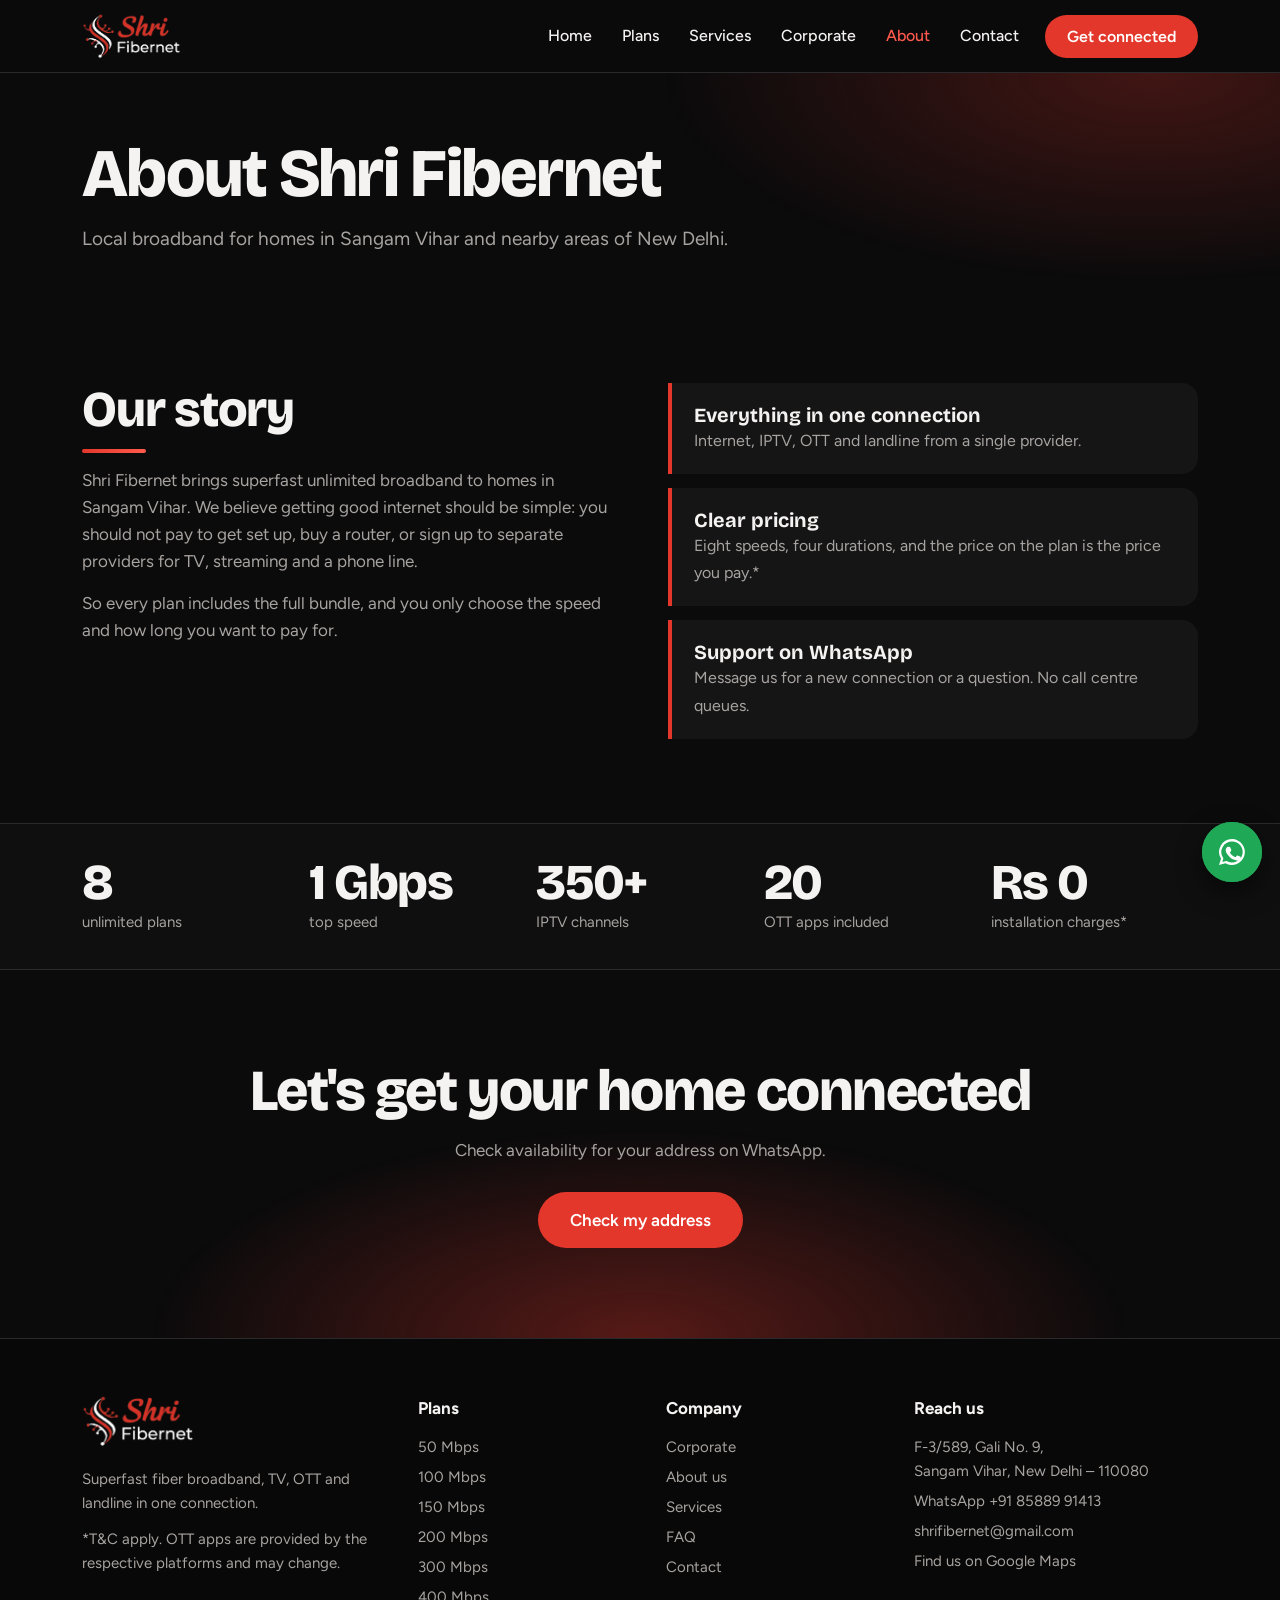
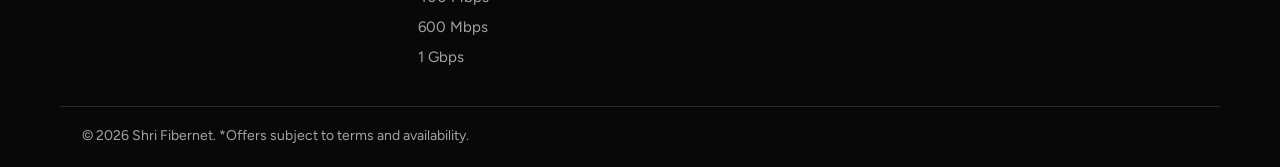
<file: about.html>
<!DOCTYPE html><html lang="en"><head><meta charset="utf-8"><meta name="viewport" content="width=device-width, initial-scale=1">
<title>About Us – Shri Fibernet, Sangam Vihar Broadband Provider</title><meta name="description" content="Superfast unlimited fiber broadband from 50 Mbps to 1 Gbps in Sangam Vihar, New Delhi, with free installation, router, 20 OTT apps*, 350 IPTV channels and a free landline."><link rel="icon" href="logo.png">
<link rel="preconnect" href="https://fonts.googleapis.com"><link rel="preconnect" href="https://fonts.gstatic.com" crossorigin>
<link href="https://fonts.googleapis.com/css2?family=Bricolage+Grotesque:opsz,wght@12..96,500;12..96,700;12..96,800&family=Figtree:wght@400;500;600&display=swap" rel="stylesheet">
<link rel="stylesheet" href="style.css"><script>document.documentElement.className="js"</script></head><body><div id="prog"></div>
<header><div class="wrap nav"><a class="logo" href="index.html" aria-label="Shri Fibernet home"><img src="logo.png" alt="Shri Fibernet"></a>
<button class="menu" id="menuBtn" aria-label="Open menu" aria-expanded="false"><span></span></button>
<nav id="menu"><a href="index.html">Home</a>
<div class="dd"><a href="plans.html">Plans</a><div class="sub"><a href="plans.html">All plans</a><a href="plans/50-mbps.html">50 Mbps</a><a href="plans/100-mbps.html">100 Mbps</a><a href="plans/150-mbps.html">150 Mbps</a><a href="plans/200-mbps.html">200 Mbps</a><a href="plans/300-mbps.html">300 Mbps</a><a href="plans/400-mbps.html">400 Mbps</a><a href="plans/600-mbps.html">600 Mbps</a><a href="plans/1000-mbps.html">1 Gbps</a></div></div>
<div class="dd"><a href="services.html">Services</a><div class="sub"><a href="services.html">All services</a><a href="services.html#internet">Fiber internet</a><a href="services.html#tv">IPTV and OTT</a><a href="services.html#landline">Landline</a></div></div>
<a href="corporate.html">Corporate</a><a href="about.html" class=on>About</a><div class="dd"><a href="contact.html">Contact</a><div class="sub"><a href="contact.html">Contact us</a><a href="contact.html#faq">FAQ</a><a href="contact.html#visit">Find us</a></div></div>
<a class="btn btn-red" data-wa="Hi Shri Fibernet, I want a new broadband connection." href="#">Get connected</a></nav></div></header>
<main><section class="phead"><div class="wrap"><h1>About Shri Fibernet</h1><p>Local broadband for homes in Sangam Vihar and nearby areas of New Delhi.</p></div></section>
<section class="sec"><div class="wrap two"><div><h2>Our story</h2><p class="sub2">Shri Fibernet brings superfast unlimited broadband to homes in Sangam Vihar. We believe getting good internet should be simple: you should not pay to get set up, buy a router, or sign up to separate providers for TV, streaming and a phone line.</p><p class="sub2">So every plan includes the full bundle, and you only choose the speed and how long you want to pay for.</p></div>
<div class="vals"><div><b>Everything in one connection</b><span>Internet, IPTV, OTT and landline from a single provider.</span></div><div><b>Clear pricing</b><span>Eight speeds, four durations, and the price on the plan is the price you pay.*</span></div><div><b>Support on WhatsApp</b><span>Message us for a new connection or a question. No call centre queues.</span></div></div></div></section>
<section class="stats"><div class="wrap"><div><b data-n="8">0</b><span>unlimited plans</span></div><div><b data-n="1" data-s=" Gbps">0</b><span>top speed</span></div><div><b data-n="350" data-s="+">0</b><span>IPTV channels</span></div><div><b data-n="20">0</b><span>OTT apps included</span></div><div><b data-n="0" data-p="Rs ">0</b><span>installation charges*</span></div></div></section>
<section class="cta"><div class="wrap"><h2>Let's get your home connected</h2><p>Check availability for your address on WhatsApp.</p><a class="btn btn-red big" data-wa="Hi Shri Fibernet, please check if you can connect my address." href="#">Check my address</a></div></section></main>
<footer><div class="wrap fgrid"><div><img class="flogo" src="logo.png" alt="Shri Fibernet"><p>Superfast fiber broadband, TV, OTT and landline in one connection.</p><p class="tnc">*T&amp;C apply. OTT apps are provided by the respective platforms and may change.</p></div>
<div><b>Plans</b><a href="plans/50-mbps.html">50 Mbps</a><a href="plans/100-mbps.html">100 Mbps</a><a href="plans/150-mbps.html">150 Mbps</a><a href="plans/200-mbps.html">200 Mbps</a><a href="plans/300-mbps.html">300 Mbps</a><a href="plans/400-mbps.html">400 Mbps</a><a href="plans/600-mbps.html">600 Mbps</a><a href="plans/1000-mbps.html">1 Gbps</a></div><div><b>Company</b><a href="corporate.html">Corporate</a><a href="about.html">About us</a><a href="services.html">Services</a><a href="contact.html#faq">FAQ</a><a href="contact.html">Contact</a></div>
<div><b>Reach us</b><span>F-3/589, Gali No. 9,<br>Sangam Vihar, New Delhi – 110080</span><a href="https://wa.me/918588991413" target="_blank" rel="noopener">WhatsApp +91 85889 91413</a><a href="mailto:shrifibernet@gmail.com">shrifibernet@gmail.com</a><a href="https://share.google/VTv1UyxTGNB16fs5G" target="_blank" rel="noopener">Find us on Google Maps</a></div></div>
<div class="wrap copy">© <span id="yr"></span> Shri Fibernet. *Offers subject to terms and availability.</div></footer>
<a class="float-wa" data-wa="Hi Shri Fibernet, I want a new broadband connection." href="#" aria-label="Chat on WhatsApp"><svg viewBox="0 0 32 32"><path d="M16 3a13 13 0 00-11 19.8L3 29l6.400-1.700A13 13 0 1016 3zm0 2.400a10.600 10.600 0 11-5.400 19.700l-.4-.2-3.800 1 1-3.700-.3-.4A10.600 10.600 0 0116 5.400zm-4 5.300c-.3 0-.7.100-1 .5-.4.400-1.300 1.200-1.300 3s1.300 3.500 1.500 3.700c.2.300 2.600 4.100 6.400 5.600 3.100 1.200 3.700.9 4.400.9.700-.1 2.100-.9 2.400-1.700.3-.8.300-1.500.2-1.700-.1-.1-.3-.2-.7-.4l-2.300-1.100c-.3-.1-.5-.2-.8.200l-1 1.200c-.2.200-.4.300-.8.100-.4-.2-1.500-.6-2.900-1.800-1.100-1-1.800-2.200-2-2.500-.2-.4 0-.6.200-.8l.6-.7c.2-.2.200-.4.400-.6.100-.3.100-.5 0-.7l-1-2.400c-.3-.6-.5-.5-.7-.5z"/></svg></a>
<div class="mbar"><a class="btn btn-red" data-wa="Hi Shri Fibernet, I want a new broadband connection." href="#">WhatsApp us</a><a class="btn btn-ghost" href="plans.html">View plans</a></div>
<script src="app.js"></script></body></html>
</file>
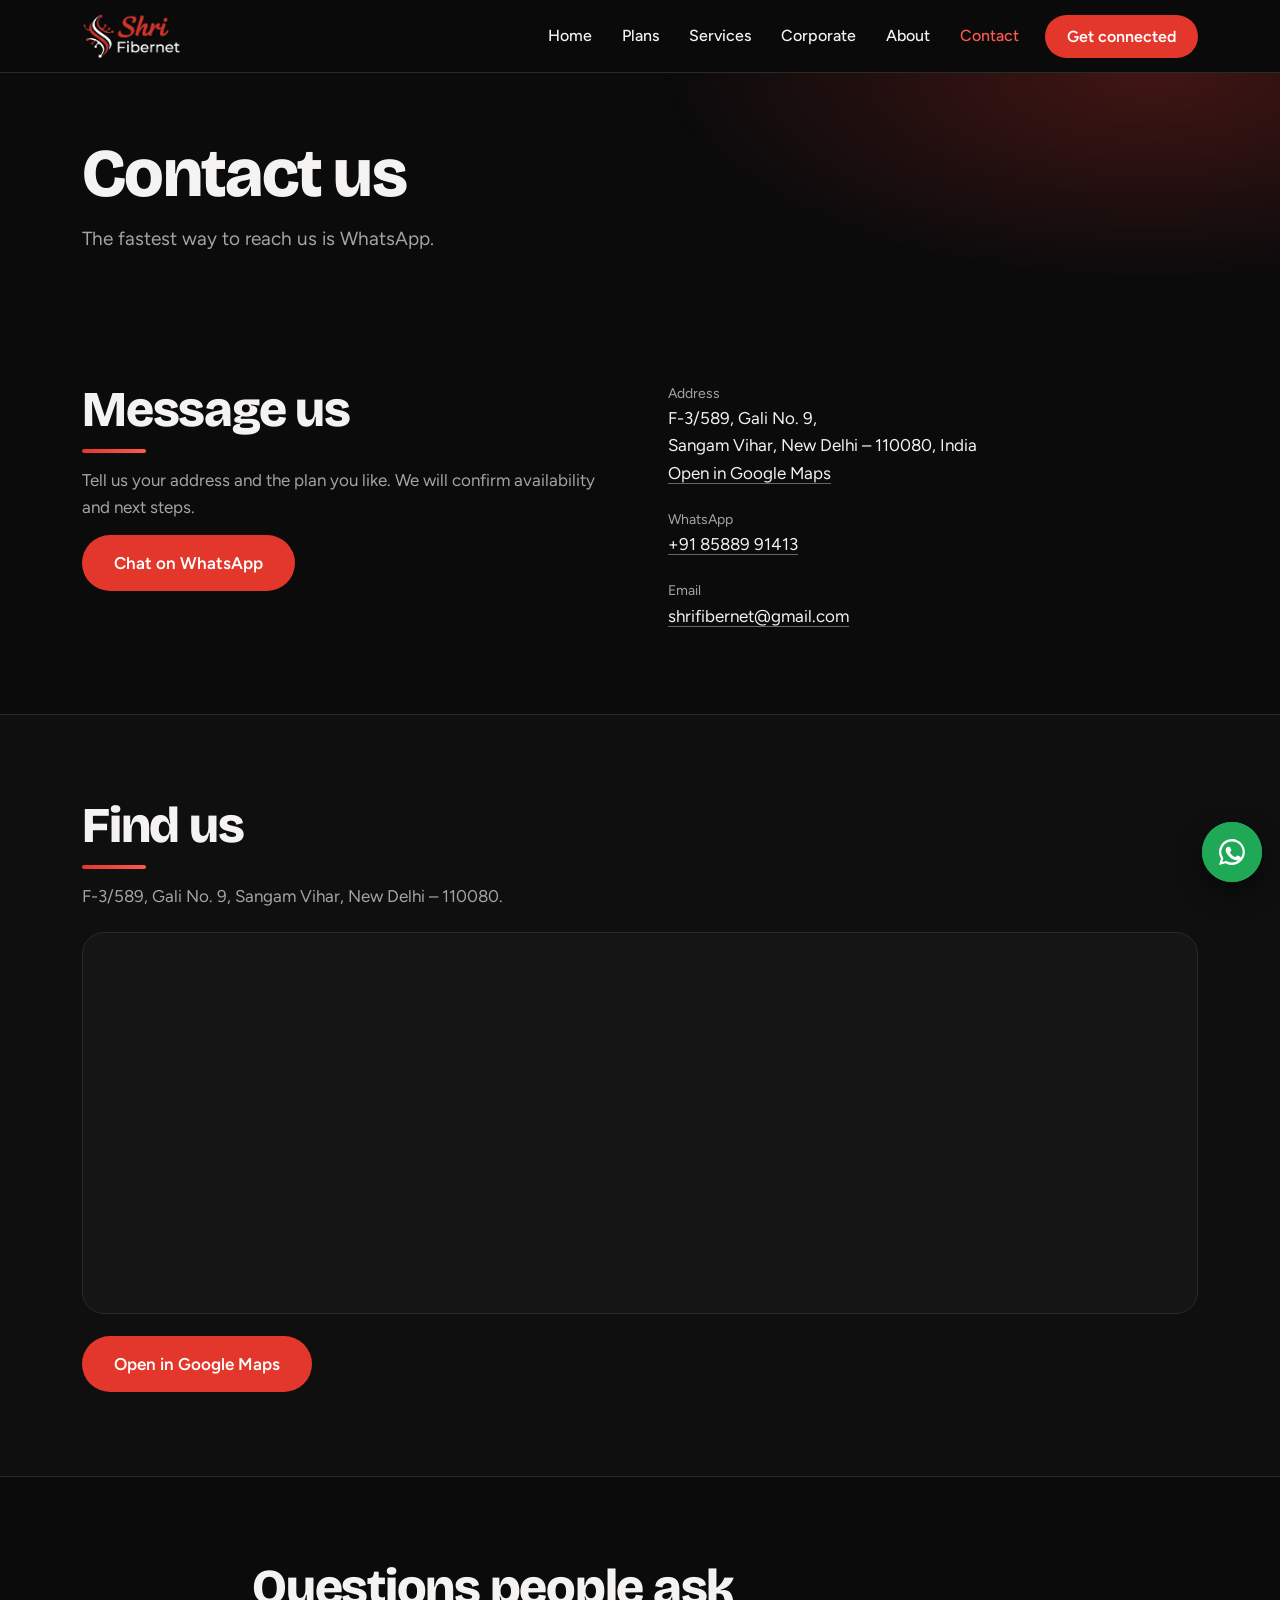
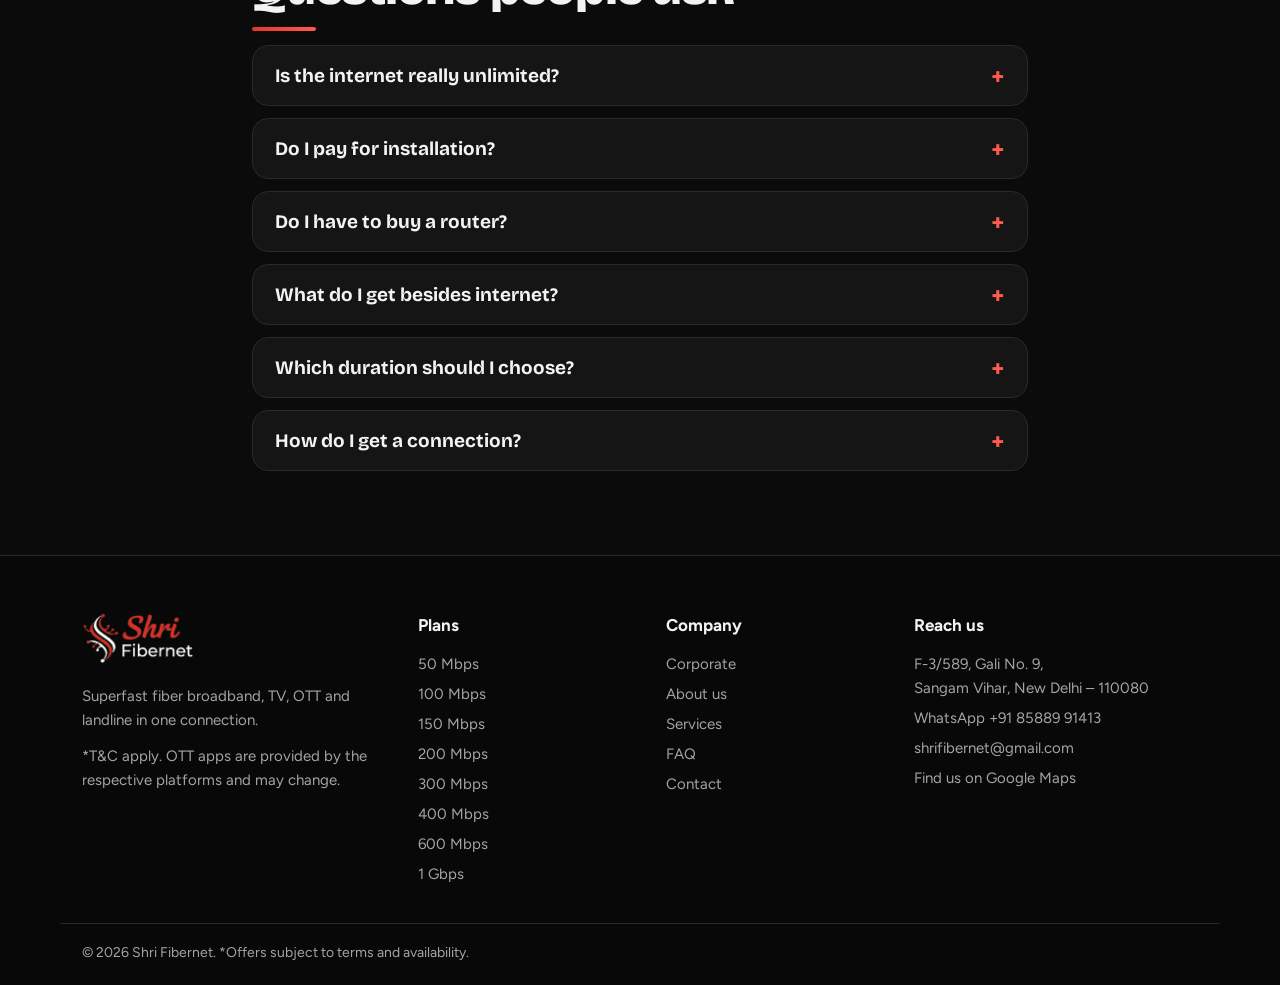
<file: contact.html>
<!DOCTYPE html><html lang="en"><head><meta charset="utf-8"><meta name="viewport" content="width=device-width, initial-scale=1">
<title>Contact and FAQ – Shri Fibernet</title><meta name="description" content="Superfast unlimited fiber broadband from 50 Mbps to 1 Gbps in Sangam Vihar, New Delhi, with free installation, router, 20 OTT apps*, 350 IPTV channels and a free landline."><link rel="icon" href="logo.png">
<link rel="preconnect" href="https://fonts.googleapis.com"><link rel="preconnect" href="https://fonts.gstatic.com" crossorigin>
<link href="https://fonts.googleapis.com/css2?family=Bricolage+Grotesque:opsz,wght@12..96,500;12..96,700;12..96,800&family=Figtree:wght@400;500;600&display=swap" rel="stylesheet">
<link rel="stylesheet" href="style.css"><script>document.documentElement.className="js"</script></head><body><div id="prog"></div>
<header><div class="wrap nav"><a class="logo" href="index.html" aria-label="Shri Fibernet home"><img src="logo.png" alt="Shri Fibernet"></a>
<button class="menu" id="menuBtn" aria-label="Open menu" aria-expanded="false"><span></span></button>
<nav id="menu"><a href="index.html">Home</a>
<div class="dd"><a href="plans.html">Plans</a><div class="sub"><a href="plans.html">All plans</a><a href="plans/50-mbps.html">50 Mbps</a><a href="plans/100-mbps.html">100 Mbps</a><a href="plans/150-mbps.html">150 Mbps</a><a href="plans/200-mbps.html">200 Mbps</a><a href="plans/300-mbps.html">300 Mbps</a><a href="plans/400-mbps.html">400 Mbps</a><a href="plans/600-mbps.html">600 Mbps</a><a href="plans/1000-mbps.html">1 Gbps</a></div></div>
<div class="dd"><a href="services.html">Services</a><div class="sub"><a href="services.html">All services</a><a href="services.html#internet">Fiber internet</a><a href="services.html#tv">IPTV and OTT</a><a href="services.html#landline">Landline</a></div></div>
<a href="corporate.html">Corporate</a><a href="about.html">About</a><div class="dd"><a href="contact.html" class=on>Contact</a><div class="sub"><a href="contact.html">Contact us</a><a href="contact.html#faq">FAQ</a><a href="contact.html#visit">Find us</a></div></div>
<a class="btn btn-red" data-wa="Hi Shri Fibernet, I want a new broadband connection." href="#">Get connected</a></nav></div></header>
<main><section class="phead"><div class="wrap"><h1>Contact us</h1><p>The fastest way to reach us is WhatsApp.</p></div></section>
<section class="sec" id="visit"><div class="wrap two"><div><h2>Message us</h2><p class="sub2">Tell us your address and the plan you like. We will confirm availability and next steps.</p><a class="btn btn-red big" data-wa="Hi Shri Fibernet, I have a question about broadband." href="#">Chat on WhatsApp</a></div>
<dl class="info"><div><dt>Address</dt><dd>F-3/589, Gali No. 9,<br>Sangam Vihar, New Delhi – 110080, India<br><a target="_blank" rel="noopener" href="https://share.google/VTv1UyxTGNB16fs5G">Open in Google Maps</a></dd></div><div><dt>WhatsApp</dt><dd><a href="https://wa.me/918588991413" target="_blank" rel="noopener">+91 85889 91413</a></dd></div><div><dt>Email</dt><dd><a href="mailto:shrifibernet@gmail.com">shrifibernet@gmail.com</a></dd></div></dl></div></section>
<section class="sec alt" id="map"><div class="wrap"><h2>Find us</h2><p class="sub2">F-3/589, Gali No. 9, Sangam Vihar, New Delhi – 110080.</p><div class="mapbox"><iframe title="Shri Fibernet location on Google Maps" src="https://www.google.com/maps?q=F-3%2F589%2C+Gali+No.+9%2C+Sangam+Vihar%2C+New+Delhi+110080&output=embed" loading="lazy" referrerpolicy="no-referrer-when-downgrade" allowfullscreen></iframe></div><a class="btn btn-red big" target="_blank" rel="noopener" href="https://share.google/VTv1UyxTGNB16fs5G">Open in Google Maps</a></div></section>
<section class="sec" id="faq"><div class="wrap narrow"><h2>Questions people ask</h2><details><summary>Is the internet really unlimited?</summary><p>Yes. All eight plans, from 50 Mbps to 1 Gbps, are unlimited.</p></details><details><summary>Do I pay for installation?</summary><p>Installation is zero-cost on all plans.* Message us on WhatsApp to confirm for your address.</p></details><details><summary>Do I have to buy a router?</summary><p>No. A dual band router is free to use* with your connection.</p></details><details><summary>What do I get besides internet?</summary><p>350 IPTV channels, 20 OTT apps* and a free landline connection.*</p></details><details><summary>Which duration should I choose?</summary><p>Longer plans cost less each month. Use the duration switch on the Plans page to compare.</p></details><details><summary>How do I get a connection?</summary><p>Tap any Get started button. It opens WhatsApp with your plan already written. Send it with your address and our team takes it from there.</p></details></div></section></main>
<footer><div class="wrap fgrid"><div><img class="flogo" src="logo.png" alt="Shri Fibernet"><p>Superfast fiber broadband, TV, OTT and landline in one connection.</p><p class="tnc">*T&amp;C apply. OTT apps are provided by the respective platforms and may change.</p></div>
<div><b>Plans</b><a href="plans/50-mbps.html">50 Mbps</a><a href="plans/100-mbps.html">100 Mbps</a><a href="plans/150-mbps.html">150 Mbps</a><a href="plans/200-mbps.html">200 Mbps</a><a href="plans/300-mbps.html">300 Mbps</a><a href="plans/400-mbps.html">400 Mbps</a><a href="plans/600-mbps.html">600 Mbps</a><a href="plans/1000-mbps.html">1 Gbps</a></div><div><b>Company</b><a href="corporate.html">Corporate</a><a href="about.html">About us</a><a href="services.html">Services</a><a href="contact.html#faq">FAQ</a><a href="contact.html">Contact</a></div>
<div><b>Reach us</b><span>F-3/589, Gali No. 9,<br>Sangam Vihar, New Delhi – 110080</span><a href="https://wa.me/918588991413" target="_blank" rel="noopener">WhatsApp +91 85889 91413</a><a href="mailto:shrifibernet@gmail.com">shrifibernet@gmail.com</a><a href="https://share.google/VTv1UyxTGNB16fs5G" target="_blank" rel="noopener">Find us on Google Maps</a></div></div>
<div class="wrap copy">© <span id="yr"></span> Shri Fibernet. *Offers subject to terms and availability.</div></footer>
<a class="float-wa" data-wa="Hi Shri Fibernet, I want a new broadband connection." href="#" aria-label="Chat on WhatsApp"><svg viewBox="0 0 32 32"><path d="M16 3a13 13 0 00-11 19.8L3 29l6.400-1.700A13 13 0 1016 3zm0 2.400a10.600 10.600 0 11-5.400 19.700l-.4-.2-3.800 1 1-3.700-.3-.4A10.600 10.600 0 0116 5.400zm-4 5.300c-.3 0-.7.100-1 .5-.4.400-1.300 1.200-1.300 3s1.300 3.500 1.500 3.700c.2.300 2.600 4.100 6.400 5.600 3.100 1.200 3.700.9 4.400.9.700-.1 2.100-.9 2.400-1.700.3-.8.300-1.500.2-1.700-.1-.1-.3-.2-.7-.4l-2.300-1.100c-.3-.1-.5-.2-.8.200l-1 1.200c-.2.200-.4.300-.8.100-.4-.2-1.500-.6-2.900-1.800-1.100-1-1.800-2.200-2-2.500-.2-.4 0-.6.200-.8l.6-.7c.2-.2.200-.4.400-.6.100-.3.100-.5 0-.7l-1-2.400c-.3-.6-.5-.5-.7-.5z"/></svg></a>
<div class="mbar"><a class="btn btn-red" data-wa="Hi Shri Fibernet, I want a new broadband connection." href="#">WhatsApp us</a><a class="btn btn-ghost" href="plans.html">View plans</a></div>
<script src="app.js"></script></body></html>
</file>
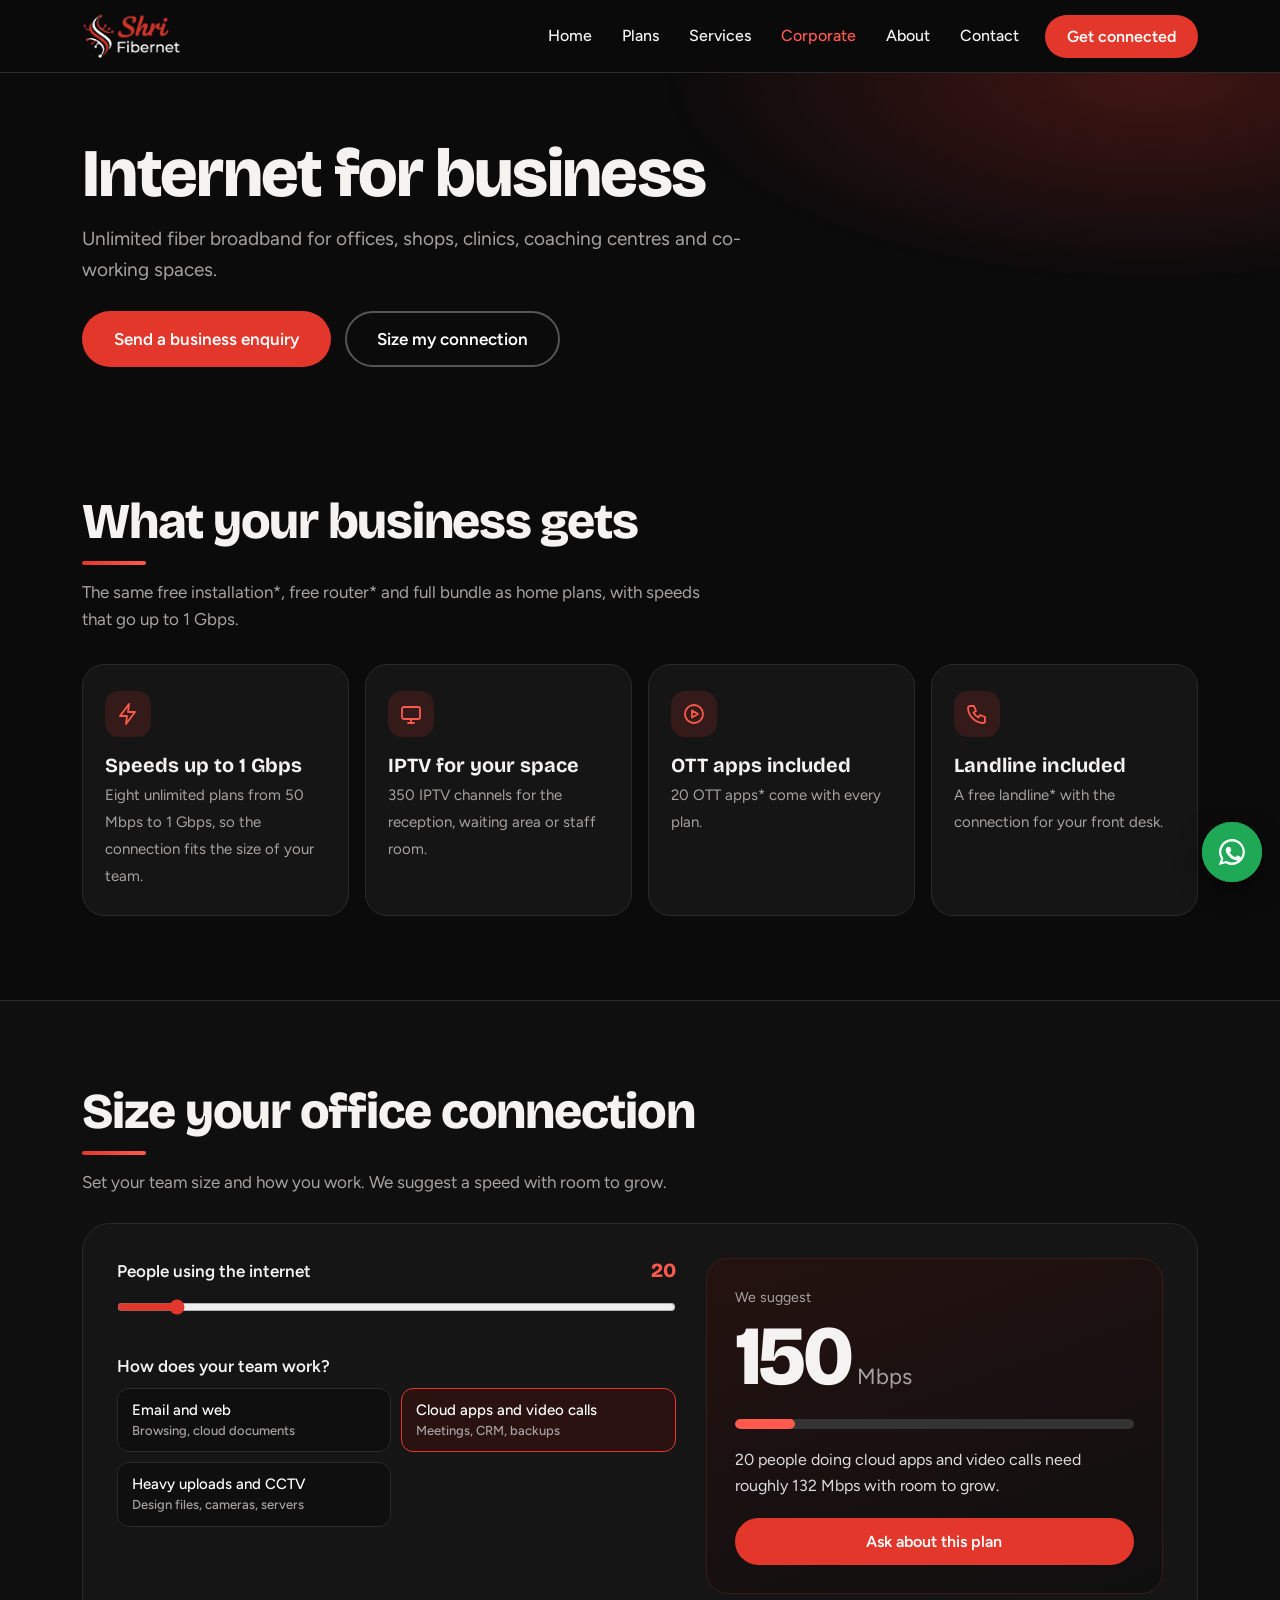
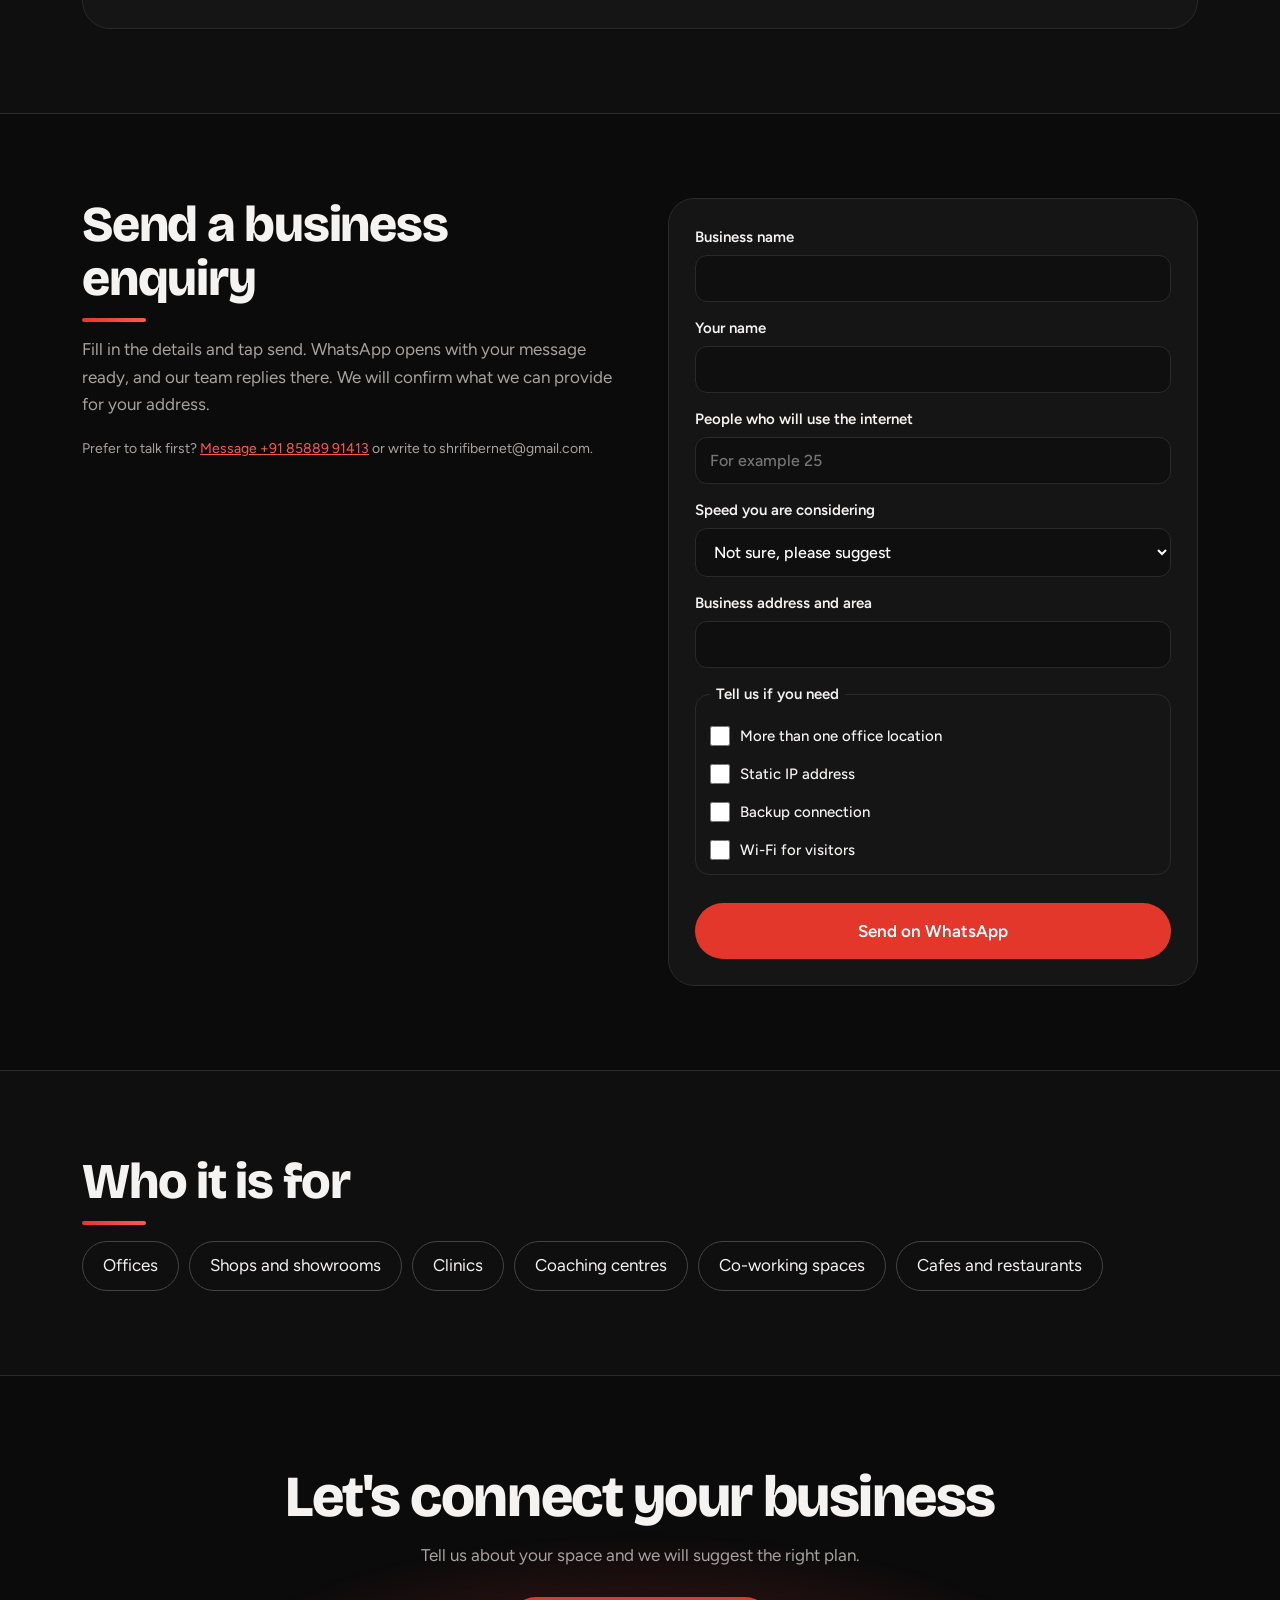
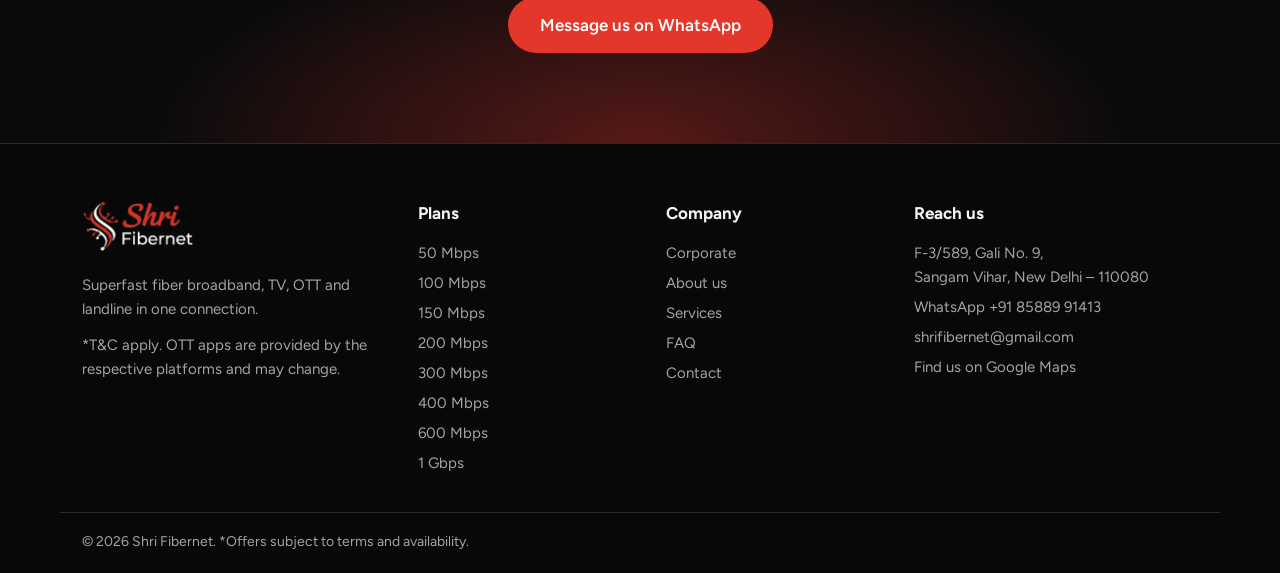
<file: corporate.html>
<!DOCTYPE html><html lang="en"><head><meta charset="utf-8"><meta name="viewport" content="width=device-width, initial-scale=1">
<title>Business Internet – Corporate Broadband | Shri Fibernet</title><meta name="description" content="Unlimited fiber broadband for offices, shops, clinics and co-working spaces from 50 Mbps to 1 Gbps. Send a business enquiry on WhatsApp."><link rel="icon" href="logo.png">
<link rel="preconnect" href="https://fonts.googleapis.com"><link rel="preconnect" href="https://fonts.gstatic.com" crossorigin>
<link href="https://fonts.googleapis.com/css2?family=Bricolage+Grotesque:opsz,wght@12..96,500;12..96,700;12..96,800&family=Figtree:wght@400;500;600&display=swap" rel="stylesheet">
<link rel="stylesheet" href="style.css"><script>document.documentElement.className="js"</script></head><body><div id="prog"></div>
<header><div class="wrap nav"><a class="logo" href="index.html" aria-label="Shri Fibernet home"><img src="logo.png" alt="Shri Fibernet"></a>
<button class="menu" id="menuBtn" aria-label="Open menu" aria-expanded="false"><span></span></button>
<nav id="menu"><a href="index.html">Home</a>
<div class="dd"><a href="plans.html">Plans</a><div class="sub"><a href="plans.html">All plans</a><a href="plans/50-mbps.html">50 Mbps</a><a href="plans/100-mbps.html">100 Mbps</a><a href="plans/150-mbps.html">150 Mbps</a><a href="plans/200-mbps.html">200 Mbps</a><a href="plans/300-mbps.html">300 Mbps</a><a href="plans/400-mbps.html">400 Mbps</a><a href="plans/600-mbps.html">600 Mbps</a><a href="plans/1000-mbps.html">1 Gbps</a></div></div>
<div class="dd"><a href="services.html">Services</a><div class="sub"><a href="services.html">All services</a><a href="services.html#internet">Fiber internet</a><a href="services.html#tv">IPTV and OTT</a><a href="services.html#landline">Landline</a></div></div>
<a href="corporate.html" class=on>Corporate</a><a href="about.html">About</a><div class="dd"><a href="contact.html">Contact</a><div class="sub"><a href="contact.html">Contact us</a><a href="contact.html#faq">FAQ</a><a href="contact.html#visit">Find us</a></div></div>
<a class="btn btn-red" data-wa="Hi Shri Fibernet, I want a new broadband connection." href="#">Get connected</a></nav></div></header>
<main><section class="phead"><div class="wrap"><h1>Internet for business</h1><p>Unlimited fiber broadband for offices, shops, clinics, coaching centres and co-working spaces.</p><div class="cta-row" style="margin-top:26px"><a class="btn btn-red big" href="#enquiry">Send a business enquiry</a><a class="btn btn-ghost big" href="#size">Size my connection</a></div></div></section>
<section class="sec"><div class="wrap"><h2>What your business gets</h2><p class="sub2">The same free installation*, free router* and full bundle as home plans, with speeds that go up to 1 Gbps.</p><div class="bundle"><a href="#enquiry"><i><svg viewBox="0 0 24 24"><path d="M13 2L4 14h7l-1 8 9-12h-7l1-8z"/></svg></i><b>Speeds up to 1 Gbps</b><span>Eight unlimited plans from 50 Mbps to 1 Gbps, so the connection fits the size of your team.</span></a><a href="#enquiry"><i><svg viewBox="0 0 24 24"><rect x="3" y="5" width="18" height="12" rx="2"/><path d="M9 21h6M12 17v4"/></svg></i><b>IPTV for your space</b><span>350 IPTV channels for the reception, waiting area or staff room.</span></a><a href="#enquiry"><i><svg viewBox="0 0 24 24"><circle cx="12" cy="12" r="9"/><path d="M10 8.500l6 3.500-6 3.500z"/></svg></i><b>OTT apps included</b><span>20 OTT apps* come with every plan.</span></a><a href="#enquiry"><i><svg viewBox="0 0 24 24"><path d="M5 4h4l2 5-2.500 1.500a11 11 0 005 5L15 13l5 2v4a2 2 0 01-2 2A16 16 0 013 6a2 2 0 012-2z"/></svg></i><b>Landline included</b><span>A free landline* with the connection for your front desk.</span></a></div></div></section>

<section class="sec alt" id="size"><div class="wrap"><h2>Size your office connection</h2><p class="sub2">Set your team size and how you work. We suggest a speed with room to grow.</p>
<div class="fbox"><div><div class="field"><label for="cEmp">People using the internet <output id="cEmpOut">20</output></label><input id="cEmp" type="range" min="1" max="200" value="20"></div>
<div class="field"><label id="cUseLbl" style="display:block">How does your team work?</label><div class="use" id="cUse" role="group" aria-labelledby="cUseLbl"></div></div></div>
<div class="result" aria-live="polite"><small>We suggest</small><div class="rbig"><b id="cNum">200</b><span id="cUnit">Mbps</span></div><div class="meterbar"><i id="cBar"></i></div><p id="cText"></p><a class="btn btn-red" id="cBtn" href="#" target="_blank" rel="noopener">Ask about this plan</a></div></div></div></section>

<section class="sec" id="enquiry"><div class="wrap two"><div><h2>Send a business enquiry</h2><p class="sub2">Fill in the details and tap send. WhatsApp opens with your message ready, and our team replies there. We will confirm what we can provide for your address.</p><p class="note">Prefer to talk first? <a href="https://wa.me/918588991413" target="_blank" rel="noopener" style="color:var(--red2)">Message +91 85889 91413</a> or write to shrifibernet@gmail.com.</p></div>
<form class="cform" id="corpForm" novalidate>
<label>Business name<input name="biz" type="text" autocomplete="organization" required></label>
<label>Your name<input name="name" type="text" autocomplete="name" required></label>
<label>People who will use the internet<input name="emp" type="number" min="1" inputmode="numeric" placeholder="For example 25"></label>
<label>Speed you are considering<select name="speed"><option>Not sure, please suggest</option><option>50 Mbps</option><option>100 Mbps</option><option>150 Mbps</option><option>200 Mbps</option><option>300 Mbps</option><option>400 Mbps</option><option>600 Mbps</option><option>1 Gbps</option></select></label>
<label>Business address and area<input name="addr" type="text" autocomplete="street-address"></label>
<fieldset><legend>Tell us if you need</legend><label class="ck"><input type="checkbox" name="req" value="More than one office location"> More than one office location</label><label class="ck"><input type="checkbox" name="req" value="Static IP address"> Static IP address</label><label class="ck"><input type="checkbox" name="req" value="Backup connection"> Backup connection</label><label class="ck"><input type="checkbox" name="req" value="Wi-Fi for visitors"> Wi-Fi for visitors</label></fieldset>
<p class="err" id="corpErr" role="alert"></p>
<button class="btn btn-red big" type="submit">Send on WhatsApp</button></form></div></section>

<section class="sec alt"><div class="wrap"><h2>Who it is for</h2><div class="chips"><span class="pill">Offices</span><span class="pill">Shops and showrooms</span><span class="pill">Clinics</span><span class="pill">Coaching centres</span><span class="pill">Co-working spaces</span><span class="pill">Cafes and restaurants</span></div></div></section>

<section class="cta"><div class="wrap"><h2>Let's connect your business</h2><p>Tell us about your space and we will suggest the right plan.</p><a class="btn btn-red big" data-wa="Hi Shri Fibernet, I want internet for my business." href="#">Message us on WhatsApp</a></div></section></main>
<footer><div class="wrap fgrid"><div><img class="flogo" src="logo.png" alt="Shri Fibernet"><p>Superfast fiber broadband, TV, OTT and landline in one connection.</p><p class="tnc">*T&amp;C apply. OTT apps are provided by the respective platforms and may change.</p></div>
<div><b>Plans</b><a href="plans/50-mbps.html">50 Mbps</a><a href="plans/100-mbps.html">100 Mbps</a><a href="plans/150-mbps.html">150 Mbps</a><a href="plans/200-mbps.html">200 Mbps</a><a href="plans/300-mbps.html">300 Mbps</a><a href="plans/400-mbps.html">400 Mbps</a><a href="plans/600-mbps.html">600 Mbps</a><a href="plans/1000-mbps.html">1 Gbps</a></div><div><b>Company</b><a href="corporate.html">Corporate</a><a href="about.html">About us</a><a href="services.html">Services</a><a href="contact.html#faq">FAQ</a><a href="contact.html">Contact</a></div>
<div><b>Reach us</b><span>F-3/589, Gali No. 9,<br>Sangam Vihar, New Delhi – 110080</span><a href="https://wa.me/918588991413" target="_blank" rel="noopener">WhatsApp +91 85889 91413</a><a href="mailto:shrifibernet@gmail.com">shrifibernet@gmail.com</a><a href="https://share.google/VTv1UyxTGNB16fs5G" target="_blank" rel="noopener">Find us on Google Maps</a></div></div>
<div class="wrap copy">© <span id="yr"></span> Shri Fibernet. *Offers subject to terms and availability.</div></footer>
<a class="float-wa" data-wa="Hi Shri Fibernet, I want a new broadband connection." href="#" aria-label="Chat on WhatsApp"><svg viewBox="0 0 32 32"><path d="M16 3a13 13 0 00-11 19.8L3 29l6.400-1.700A13 13 0 1016 3zm0 2.400a10.600 10.600 0 11-5.400 19.700l-.4-.2-3.800 1 1-3.700-.3-.4A10.600 10.600 0 0116 5.400zm-4 5.300c-.3 0-.7.100-1 .5-.4.400-1.300 1.200-1.300 3s1.300 3.500 1.500 3.700c.2.300 2.600 4.100 6.400 5.600 3.100 1.200 3.700.9 4.400.9.700-.1 2.100-.9 2.400-1.700.3-.8.300-1.500.2-1.700-.1-.1-.3-.2-.7-.4l-2.300-1.100c-.3-.1-.5-.2-.8.200l-1 1.200c-.2.200-.4.300-.8.100-.4-.2-1.500-.6-2.900-1.800-1.100-1-1.800-2.200-2-2.500-.2-.4 0-.6.200-.8l.6-.7c.2-.2.200-.4.400-.6.100-.3.100-.5 0-.7l-1-2.400c-.3-.6-.5-.5-.7-.5z"/></svg></a>
<div class="mbar"><a class="btn btn-red" data-wa="Hi Shri Fibernet, I want a new broadband connection." href="#">WhatsApp us</a><a class="btn btn-ghost" href="plans.html">View plans</a></div>
<script src="app.js"></script></body></html>
</file>
<file: style.css>
:root{--red:#E4372B;--red2:#d42a1e;--bg:#ffffff;--card:#ffffff;--line:#e6e0dc;--tx:#161616;--mute:#5f5b58;--soft:#f8f4f2;--head:'Bricolage Grotesque','Segoe UI',sans-serif;--body:'Figtree','Segoe UI',sans-serif}
*{box-sizing:border-box;margin:0}html{scroll-behavior:smooth}
body{font:17px/1.6 var(--body);background:var(--bg);color:var(--tx)}
a{color:inherit}img{max-width:100%}
:focus-visible{outline:3px solid #161616;outline-offset:3px}
.wrap{max-width:1160px;margin:0 auto;padding:0 22px}
h1,h2,h3{font-family:var(--head);line-height:1.08;letter-spacing:-.025em}
h2{font-size:clamp(30px,4.2vw,50px);font-weight:800;margin-bottom:14px}
.sub2{color:var(--mute);max-width:58ch;margin-bottom:14px}
.btn{display:inline-flex;align-items:center;justify-content:center;gap:8px;padding:12px 22px;border-radius:999px;font:600 16px var(--body);text-decoration:none;border:2px solid transparent;cursor:pointer;transition:.2s}
.btn.big{padding:16px 30px;font-size:17px}
.btn-red{background:var(--red);color:#fff}.btn-red:hover{background:var(--red2);box-shadow:0 10px 26px rgba(228,55,43,.35)}
.btn-ghost{border-color:#bbb;color:var(--tx);background:none}.btn-ghost:hover{border-color:var(--tx)}
/* header */
header{position:sticky;top:0;z-index:40;background:rgba(255,255,255,.92);backdrop-filter:blur(12px);border-bottom:1px solid var(--line)}
.nav{position:relative;display:flex;align-items:center;justify-content:space-between;height:72px}
.logo{display:block}.logo img{height:38px;display:block}
nav{display:flex;align-items:center;gap:6px}
nav>a,.dd>a{text-decoration:none;font-weight:500;padding:10px 14px;border-radius:10px;display:block;font-size:16px}
nav>a:hover,.dd>a:hover,.on{color:var(--red2)}
nav .btn{margin-left:8px;padding:10px 20px}
.dd{position:relative}
.sub{display:none;position:absolute;top:100%;left:0;min-width:200px;background:var(--card);border:1px solid var(--line);border-radius:14px;padding:8px;box-shadow:0 20px 40px rgba(0,0,0,.14)}
.dd:hover .sub,.dd:focus-within .sub{display:block}
.sub a{display:block;padding:9px 14px;border-radius:8px;text-decoration:none;font-size:15px}.sub a:hover{background:var(--soft);color:var(--red2)}
.menu{display:none;background:none;border:0;width:44px;height:44px;cursor:pointer}
.menu span,.menu span::before,.menu span::after{display:block;width:24px;height:2px;background:#161616;position:relative;margin:auto}
.menu span::before,.menu span::after{content:"";position:absolute;left:0}.menu span::before{top:-7px}.menu span::after{top:7px}
@media(max-width:960px){.menu{display:block}
nav{display:none;position:absolute;top:72px;left:0;right:0;background:var(--bg);border-bottom:1px solid var(--line);flex-direction:column;align-items:stretch;padding:8px 22px 20px;max-height:80vh;overflow:auto;gap:0}
nav.open{display:flex}.sub{display:none;position:static;border:0;box-shadow:none;background:none;padding:0 0 6px 14px}.dd.open .sub{display:block}.dd:hover .sub,.dd:focus-within .sub{display:none}.dd.open:hover .sub,.dd.open:focus-within .sub{display:block}
nav .btn{margin:12px 0 0}}
/* hero */
.hero{position:relative;overflow:hidden;padding:80px 0 90px;background:radial-gradient(900px 500px at 85% 20%,rgba(228,55,43,.16),transparent 60%),radial-gradient(600px 400px at 0% 100%,rgba(228,55,43,.07),transparent 60%)}
.bgfiber{position:absolute;inset:auto 0 0 0;width:100%;height:55%;opacity:.9}
.strand{fill:none;stroke-width:2.5;stroke-linecap:round}
.pulse{stroke:var(--red);stroke-dasharray:14 190;animation:flow 2.6s linear infinite}.pulse:nth-of-type(3){animation-delay:-1.3s}
@keyframes flow{to{stroke-dashoffset:-408}}
.hgrid{position:relative;display:grid;grid-template-columns:1.1fr .9fr;gap:50px;align-items:center}
.chip{display:inline-block;border:1px solid #d6cfca;background:#fff;border-radius:999px;padding:6px 16px;font-size:14px;color:var(--mute);margin-bottom:22px}
.hero h1{font-size:clamp(44px,7vw,92px);font-weight:800;letter-spacing:-.035em}
.rot{color:var(--red2);display:inline-block;transition:opacity .3s,transform .3s}
.rot.out{opacity:0;transform:translateY(12px)}
.lead{font-size:20px;color:#46423f;margin:24px 0 32px;max-width:48ch}
.cta-row{display:flex;gap:14px;flex-wrap:wrap}
.gauge{position:relative;max-width:420px;margin:auto;width:100%;background:#fff;border:1px solid var(--line);border-radius:36px;padding:34px 30px 28px;box-shadow:0 40px 90px -30px rgba(228,55,43,.45);animation:float 5s ease-in-out infinite}
.gauge svg{width:100%;display:block;transform:rotate(-90deg)}
.gt,.gf{fill:none;stroke-width:12;stroke-linecap:round}.gt{stroke:#efe9e6}
.gf{stroke:var(--red2);stroke-dasharray:540;stroke-dashoffset:0;transition:stroke-dashoffset 1s cubic-bezier(.2,.8,.2,1);filter:drop-shadow(0 0 8px rgba(228,55,43,.45))}
.gnum{position:absolute;top:38%;left:0;right:0;text-align:center;line-height:1}
.gnum b{display:block;font:800 clamp(56px,8vw,84px) var(--head);letter-spacing:-.04em}
.gnum span{font-size:20px;color:var(--mute)}.gnum small{display:block;margin-top:6px;color:var(--red2);font-weight:600}
.gchips{list-style:none;padding:0;display:grid;grid-template-columns:1fr 1fr;gap:8px;margin-top:18px}
.gchips li{background:var(--soft);border:1px solid var(--line);border-radius:12px;padding:8px 12px;font-size:14px;text-align:center}
@media(max-width:900px){.hgrid{grid-template-columns:1fr}.hero{padding:50px 0 70px}}

/* stats */
.stats{border-block:1px solid var(--line);padding:34px 0;background:var(--soft)}
.stats .wrap{display:grid;grid-template-columns:repeat(5,1fr);gap:20px}
.stats b{display:block;font:800 clamp(32px,4.4vw,50px)/1 var(--head);letter-spacing:-.03em}.stats span{color:var(--mute);font-size:15px}
@media(max-width:720px){.stats .wrap{grid-template-columns:1fr 1fr}}
/* sections */
.sec{padding:84px 0}.sec.alt{background:var(--soft);border-block:1px solid var(--line)}
.sec-head{display:flex;justify-content:space-between;align-items:end;gap:20px;flex-wrap:wrap;margin-bottom:30px}
.two{display:grid;grid-template-columns:1fr 1fr;gap:56px;align-items:start}
@media(max-width:820px){.two{grid-template-columns:1fr}.sec{padding:60px 0}}
.bundle{display:grid;grid-template-columns:repeat(4,1fr);gap:16px;margin-top:30px}
.bundle a{background:var(--card);border:1px solid var(--line);border-radius:22px;padding:26px 22px;text-decoration:none;display:block;transition:.25s}
.bundle a:hover{border-color:var(--red);transform:translateY(-4px);box-shadow:0 20px 40px -24px rgba(228,55,43,.5)}
.bundle i{font-style:normal;display:grid;place-items:center;width:46px;height:46px;border-radius:14px;background:#fdeae8;color:var(--red);font-size:22px;margin-bottom:16px}
.bundle b{display:block;font:700 20px var(--head);margin-bottom:4px}.bundle span{color:var(--mute);font-size:15px}
@media(max-width:900px){.bundle{grid-template-columns:1fr 1fr}}@media(max-width:480px){.bundle{grid-template-columns:1fr}}
.vals{display:grid;gap:14px}.vals div{padding:20px 22px;border-left:4px solid var(--red);background:var(--card);border-radius:0 16px 16px 0}
.vals b{display:block;font:700 20px var(--head)}.vals span{color:var(--mute);font-size:16px}
.cta{padding:90px 0;text-align:center;background:radial-gradient(700px 300px at 50% 100%,rgba(228,55,43,.18),transparent 70%)}
.cta h2{font-size:clamp(32px,5vw,58px)}.cta p{color:var(--mute);margin:0 0 28px}
.phead{padding:64px 0 44px;background:radial-gradient(700px 300px at 90% 0%,rgba(228,55,43,.14),transparent 70%)}
.phead h1{font-size:clamp(38px,6vw,68px);font-weight:800}.phead p{color:var(--mute);margin:14px 0 0;max-width:56ch;font-size:19px}
.phead .seg,.phead .crumb{margin-top:26px}.crumb a{color:var(--red2)}
.note{margin-top:20px;font-size:14px;color:var(--mute)}
.art{background:var(--card);border:1px solid var(--line);border-radius:26px;padding:30px;align-self:center}.art svg{width:100%}
.ticks{list-style:none;padding:0;margin-top:18px}.ticks li{position:relative;padding:6px 0 6px 30px}
.ticks li::before{content:"";position:absolute;left:4px;top:15px;width:12px;height:7px;border-left:3px solid var(--red2);border-bottom:3px solid var(--red2);transform:rotate(-45deg)}
.chips{display:flex;gap:10px;flex-wrap:wrap;margin-top:16px}.chips a{padding:10px 20px;border:1px solid #cfc8c3;border-radius:999px;text-decoration:none}.chips a:hover{border-color:var(--red);color:var(--red2)}
/* plans */
.seg{display:inline-flex;background:var(--card);border:1px solid var(--line);border-radius:999px;padding:5px;flex-wrap:wrap}
.seg button{font:600 15px var(--body);border:0;background:none;color:var(--tx);padding:10px 20px;border-radius:999px;cursor:pointer}.seg button[aria-pressed="true"]{background:var(--red);color:#fff}
.grid{display:grid;grid-template-columns:repeat(4,1fr);gap:16px;padding-top:12px}
.card{background:var(--card);border:1px solid var(--line);border-radius:22px;padding:26px 20px;display:flex;flex-direction:column;position:relative;transition:.25s}
.card:hover{border-color:#bbb}.card.rec{border-color:var(--red);box-shadow:0 0 0 1px var(--red),0 24px 50px -24px rgba(228,55,43,.7)}
.tag{position:absolute;top:-13px;left:18px;background:var(--red);color:#fff;font-size:13px;font-weight:600;padding:3px 12px;border-radius:999px}
.mbps{font:800 48px/1 var(--head);letter-spacing:-.03em}.mbps small{font:600 15px var(--body);color:var(--mute);margin-left:4px}
.unl{color:var(--mute);font-size:15px;margin:4px 0 20px}.price{font:800 34px/1 var(--head)}.price sup{font-size:.5em;vertical-align:.6em;margin-right:2px}
.per{font-size:14px;color:var(--mute);margin:8px 0 4px;min-height:42px}.per mark{background:#e3f6ea;color:#12683a;padding:1px 8px;border-radius:99px;font-weight:600;font-size:13px}
.card ul{list-style:none;padding:16px 0 18px;margin:12px 0 0;border-top:1px solid var(--line);font-size:14.5px}
.card li{padding:4px 0 4px 22px;position:relative}.card li::before{content:"";position:absolute;left:0;top:11px;width:10px;height:6px;border-left:2px solid var(--red2);border-bottom:2px solid var(--red2);transform:rotate(-45deg)}
.card .btn{border-radius:12px;background:#161616;color:#fff;padding:12px}.card .btn:hover{background:var(--red);color:#fff}
.more{text-align:center;font-size:14px;margin-top:10px;color:var(--mute);text-decoration:none}.more:hover{color:var(--red2)}
@media(max-width:1060px){.grid{grid-template-columns:repeat(2,1fr)}}@media(max-width:560px){.grid{grid-template-columns:1fr}}
.rail{display:grid;grid-template-columns:repeat(4,1fr);gap:14px}
.rail a{background:var(--card);border:1px solid var(--line);border-radius:22px;padding:24px 18px;text-decoration:none;transition:.25s;display:block}
.rail a:hover{border-color:var(--red);transform:translateY(-4px)}.rail b{font:800 44px/1 var(--head);display:block}.rail span{color:var(--mute);font-size:14px}.rail em{display:block;margin-top:14px;font:700 20px var(--head);font-style:normal}.rail small{color:var(--red2);font-weight:600}
@media(max-width:900px){.rail{grid-template-columns:repeat(2,1fr)}}
.tw{overflow-x:auto;margin-top:20px}.tbl{width:100%;border-collapse:collapse;min-width:560px}
.tbl th,.tbl td{text-align:left;padding:14px 16px;border-bottom:1px solid var(--line)}.tbl th{color:var(--mute);font-weight:500;font-size:15px}.tbl td:first-child{font-weight:700}.tbl tr:hover td{background:var(--soft)}
.pricebox{background:var(--card);border:1px solid var(--line);border-radius:26px;padding:12px 24px 24px}
.prow{display:flex;justify-content:space-between;align-items:center;gap:14px;padding:16px 0;border-bottom:1px solid var(--line)}
.prow b{font:800 28px var(--head)}.prow span{color:var(--mute);font-size:14px;display:block}.prow .btn{padding:9px 18px;font-size:15px}
/* finder */
.fbox{display:grid;grid-template-columns:1.1fr .9fr;gap:30px;background:var(--card);border:1px solid var(--line);border-radius:28px;padding:34px;margin-top:26px}
.field{margin-bottom:24px}.field label{display:flex;justify-content:space-between;font-weight:600;margin-bottom:8px}.field output{color:var(--red2);font:800 20px var(--head)}
input[type=range]{width:100%;accent-color:var(--red);height:28px}
.use{display:grid;grid-template-columns:1fr 1fr;gap:10px}.use button{font:500 15px var(--body);text-align:left;padding:12px 14px;border:1.5px solid var(--line);background:#fff;color:var(--tx);border-radius:12px;cursor:pointer;line-height:1.3}
.use small{display:block;color:var(--mute);font-size:13px;margin-top:2px}.use button[aria-pressed="true"]{border-color:var(--red);background:#fff1ef}
.result{background:#fff1ef;border:1px solid #f5cdc8;border-radius:22px;padding:28px;display:flex;flex-direction:column;justify-content:center}
.result small{color:var(--mute)}.rbig{margin:6px 0}.rbig b{font:800 clamp(56px,8vw,84px)/1 var(--head);letter-spacing:-.04em}.rbig span{font-size:22px;color:var(--mute);margin-left:6px}
.meterbar{height:10px;background:#ead9d5;border-radius:99px;overflow:hidden;margin:14px 0 18px}.meterbar i{display:block;height:100%;background:var(--red2);border-radius:99px;transition:width .5s}
.result p{color:#46423f;font-size:16px;margin-bottom:20px}
@media(max-width:860px){.fbox{grid-template-columns:1fr;padding:22px}}
/* learn */
.tabs{display:flex;gap:8px;flex-wrap:wrap;margin:22px 0 26px}.tabs button{font:600 15px var(--body);padding:10px 18px;border-radius:999px;border:1.5px solid var(--line);background:none;color:var(--tx);cursor:pointer}
.tabs button[aria-selected="true"]{background:#161616;color:#fff;border-color:#161616}
.pane{display:none;grid-template-columns:1fr 1fr;gap:40px;align-items:center}.pane.on{display:grid}
.pane h3{font-size:28px;margin-bottom:12px}.pane p{color:var(--mute);max-width:54ch}
.viz{background:var(--card);border:1px solid var(--line);border-radius:22px;padding:26px}.viz svg{width:100%}
.dl{margin-bottom:14px}.dl div{display:flex;justify-content:space-between;font-size:15px;margin-bottom:5px}
.dl i{display:block;height:12px;border-radius:99px;background:var(--red2);width:0;transition:width 1.1s cubic-bezier(.2,.8,.2,1)}.dl s{display:block;height:12px;border-radius:99px;background:#eee7e3}
.viz p{font-size:14px;margin-top:12px}
@media(max-width:820px){.pane.on{grid-template-columns:1fr}}
/* contact */
.narrow{max-width:820px}details{background:var(--card);border:1px solid var(--line);border-radius:16px;margin-top:12px;padding:0 22px}
summary{cursor:pointer;font:700 19px var(--head);padding:18px 30px 18px 0;list-style:none;position:relative}summary::-webkit-details-marker{display:none}
summary::after{content:"+";position:absolute;right:0;top:50%;transform:translateY(-50%);font-size:26px;color:var(--red2);transition:.2s}details[open] summary::after{transform:translateY(-50%) rotate(45deg)}
details p{color:var(--mute);padding-bottom:18px}
.info{display:grid;gap:22px}.info dt{font-size:14px;color:var(--mute)}.info a{border-bottom:1px solid #999;text-decoration:none}.info a:hover{border-color:var(--red)}
/* footer */
footer{border-top:1px solid var(--line);padding:56px 0 20px;background:var(--soft)}
.fgrid{display:grid;grid-template-columns:1.4fr 1fr 1fr 1.3fr;gap:30px}
.fgrid b{display:block;margin-bottom:10px}.fgrid a,.fgrid span{display:block;color:var(--mute);text-decoration:none;font-size:15px;padding:3px 0}.fgrid a:hover{color:var(--red2)}
.fgrid p{color:var(--mute);font-size:15px;margin-top:12px;max-width:30ch}.flogo{height:40px}
.copy{margin-top:34px;padding-top:18px;border-top:1px solid var(--line);color:var(--mute);font-size:14px}
@media(max-width:820px){.fgrid{grid-template-columns:1fr 1fr}}
.float-wa{position:fixed;right:18px;bottom:18px;z-index:50;width:60px;height:60px;border-radius:50%;background:#1fa855;display:grid;place-items:center;box-shadow:0 10px 24px rgba(0,0,0,.3)}.float-wa svg{width:32px;height:32px;fill:#fff}

/* motion */
@keyframes float{50%{transform:translateY(-12px)}}
@keyframes marq{to{transform:translateX(-50%)}}
@keyframes rise{from{opacity:0;transform:translateY(24px)}to{opacity:1;transform:none}}
.hgrid>div:first-child{animation:rise .8s .05s both}
.btn-red.big{animation:glow 2.4s ease-in-out infinite}
@keyframes glow{50%{box-shadow:0 0 0 10px rgba(228,55,43,.14)}}
.float-wa{animation:glow 2.4s ease-in-out infinite}
/* OTT */
.marq{overflow:hidden;margin-top:26px;mask-image:linear-gradient(90deg,transparent,#000 8%,#000 92%,transparent);-webkit-mask-image:linear-gradient(90deg,transparent,#000 8%,#000 92%,transparent)}
.mtrack{display:flex;gap:14px;width:max-content;animation:marq 38s linear infinite}.marq:hover .mtrack{animation-play-state:paused}
.otile{flex:none;display:inline-flex;align-items:center;justify-content:center;gap:9px;min-width:150px;height:62px;padding:0 20px;background:#fff;border:1px solid var(--line);border-radius:16px;font:800 18px var(--head);letter-spacing:-.02em;white-space:nowrap;transition:.2s}
.otile img{height:30px;display:block}.otile i{width:10px;height:10px;border-radius:50%;background:var(--c)}
.otile:hover{border-color:var(--c);transform:translateY(-3px);box-shadow:0 14px 26px -16px var(--c)}
.ogrid{display:grid;grid-template-columns:repeat(5,1fr);gap:12px;margin-top:22px}.ogrid .otile{min-width:0}
@media(max-width:900px){.ogrid{grid-template-columns:repeat(3,1fr)}}@media(max-width:520px){.ogrid{grid-template-columns:repeat(2,1fr)}}

/* ===== Dark theme ===== */
:root{--red2:#ff5a4d;--bg:#0b0b0c;--card:#151516;--line:#2a2a2c;--tx:#f5f3f2;--mute:#a7a3a0;--soft:#0f0f10}
:focus-visible{outline-color:#fff}
header{background:rgba(11,11,12,.9)}header.sc{box-shadow:0 10px 30px rgba(0,0,0,.7)}
.logo,.flogo{background:#fff;border-radius:12px;padding:4px 10px}.flogo{height:48px}
.sub{box-shadow:0 20px 40px rgba(0,0,0,.6)}.sub a:hover{background:#222}
.menu span,.menu span::before,.menu span::after{background:#fff}
.btn-ghost{border-color:#555;color:#fff}.btn-ghost:hover{border-color:#fff}
.btn-red:hover{box-shadow:0 0 30px rgba(228,55,43,.5)}
.hero{background:radial-gradient(900px 500px at 85% 20%,rgba(228,55,43,.3),transparent 60%),radial-gradient(600px 400px at 0% 100%,rgba(228,55,43,.14),transparent 60%)}
.chip{background:transparent;border-color:#444}.lead{color:#cfcac7}
.gauge{background:linear-gradient(160deg,#1c1c1e,#101011);box-shadow:0 40px 90px -30px rgba(228,55,43,.55)}
.gt{stroke:#2a2a2c}.gf{filter:drop-shadow(0 0 10px rgba(255,90,77,.7))}.pulse{stroke:var(--red2)}
.gchips li{background:#1f1f21}
.bundle i{background:rgba(228,55,43,.15);color:var(--red2)}.bundle a:hover{box-shadow:0 20px 40px -24px rgba(228,55,43,.7)}
.cta{background:radial-gradient(700px 300px at 50% 100%,rgba(228,55,43,.35),transparent 70%)}
.phead{background:radial-gradient(700px 300px at 90% 0%,rgba(228,55,43,.25),transparent 70%)}
.chips a{border-color:#444}.seg button{color:#fff}
.card:hover{border-color:#555}.per mark{background:#12351f;color:#5fe39a}
.card .btn{background:#fff;color:#000}
.tbl tr:hover td{background:#151516}
.use button{background:#0f0f10;color:#fff}.use button[aria-pressed="true"]{background:#2a1210}
.result{background:linear-gradient(160deg,#241210,#0f0f10);border-color:#3a1d1a}.result p{color:#ddd}.meterbar{background:#333}
.tabs button{color:#fff}.tabs button[aria-selected="true"]{background:#fff;color:#000;border-color:#fff}
.dl s{background:#2a2a2c}.info a{border-color:#666}
footer{background:#080808}
.otile{background:var(--card)}
.float-wa{box-shadow:0 10px 24px rgba(0,0,0,.5)}
/* ===== Dynamics ===== */
.rotw{display:inline-grid;color:var(--red2);vertical-align:bottom}
.rotw>span{grid-area:1/1;opacity:0;animation:rw 8s infinite}
.rotw>span:nth-child(2){animation-delay:2s}.rotw>span:nth-child(3){animation-delay:4s}.rotw>span:nth-child(4){animation-delay:6s}
@keyframes rw{0%{opacity:0;transform:translateY(16px)}5%,22%{opacity:1;transform:none}27%,100%{opacity:0;transform:translateY(-16px)}}
.gchips li{animation:bob 3.2s ease-in-out infinite}.gchips li:nth-child(2){animation-delay:.4s}.gchips li:nth-child(3){animation-delay:.8s}.gchips li:nth-child(4){animation-delay:1.2s}
@keyframes bob{50%{transform:translateY(-5px)}}
.hero::after{content:"";position:absolute;width:420px;height:420px;right:-120px;top:-120px;border-radius:50%;background:radial-gradient(circle,rgba(228,55,43,.35),transparent 65%);animation:breathe 6s ease-in-out infinite;pointer-events:none}
@keyframes breathe{50%{transform:scale(1.25);opacity:.6}}
.js .rv{opacity:0;transform:translateY(28px);transition:opacity .7s,transform .7s cubic-bezier(.2,.8,.2,1)}.js .rv.in{opacity:1;transform:none}
#prog{position:fixed;top:0;left:0;height:3px;width:0;background:var(--red2);z-index:60;box-shadow:0 0 12px var(--red2)}
.race{background:var(--card);border:1px solid var(--line);border-radius:26px;padding:28px}
.rrow{display:grid;grid-template-columns:96px 1fr 120px;gap:14px;align-items:center;margin-bottom:14px}.rrow:last-child{margin:0}
.rrow b{font:700 18px var(--head)}.rbar{height:16px;background:#2a2a2c;border-radius:99px;overflow:hidden}
.rbar i{display:block;height:100%;width:0;background:linear-gradient(90deg,#8a1d15,var(--red2));border-radius:99px}
.rrow span{color:var(--mute);font-size:14px;text-align:right}.rrow.done span{color:#5fe39a;font-weight:600}
.mbar{display:none}
@media(max-width:720px){
.mbar{display:flex;gap:10px;position:fixed;left:0;right:0;bottom:0;z-index:45;padding:10px 14px calc(10px + env(safe-area-inset-bottom));background:rgba(11,11,12,.96);border-top:1px solid var(--line);transform:translateY(110%);transition:transform .35s}
.mbar.show{transform:none}.mbar .btn{flex:1;padding:12px}.float-wa{display:none}footer{padding-bottom:96px}
.rrow{grid-template-columns:72px 1fr 84px;gap:10px}.hero::after{display:none}}

/* bundle icons (SVG) */
.bundle i svg{width:24px;height:24px;fill:none;stroke:currentColor;stroke-width:1.8;stroke-linecap:round;stroke-linejoin:round}
.bundle i{font-size:0}
/* OTT logos */
.otile.im{min-width:0;width:68px;padding:0;background:transparent;border:0}
.otile.im img{height:62px;width:62px;border-radius:14px;box-shadow:0 0 0 1px var(--line)}
.otile.im:hover{transform:translateY(-3px);box-shadow:none}
.otile.im:hover img{box-shadow:0 0 0 2px var(--c),0 12px 24px -12px var(--c)}
.ogrid .otile.im{width:auto;justify-self:start}
.oapps{margin:auto 0 16px;padding:12px 0 0;border-top:1px solid var(--line)}
.oapps>span{display:block;font-size:13px;color:var(--mute);margin-bottom:8px}
.oapps>div{display:flex;align-items:center;gap:8px}
.oapps img{width:34px;height:34px;border-radius:9px;display:block}
.oapps em{font-style:normal;font-size:13px;color:var(--mute);margin-left:auto}
.card ul{margin-bottom:0}

/* corporate form */
.cform{display:grid;gap:14px;background:var(--card);border:1px solid var(--line);border-radius:26px;padding:26px}
.cform label{display:grid;gap:6px;font-weight:600;font-size:15px}
.cform input[type=text],.cform input[type=number],.cform select{font:500 16px var(--body);color:#fff;background:#0f0f10;border:1.5px solid var(--line);border-radius:12px;padding:13px 14px;width:100%}
.cform input:focus,.cform select:focus{outline:none;border-color:var(--red)}
.cform fieldset{border:1.5px solid var(--line);border-radius:14px;padding:12px 14px 6px;display:grid;gap:2px}
.cform legend{padding:0 6px;font-weight:600;font-size:15px}
.cform .ck{display:flex;align-items:center;gap:10px;font-weight:500;padding:6px 0}
.cform .ck input{width:20px;height:20px;accent-color:var(--red)}
.err{color:#ff8a80;font-size:15px;min-height:0}
.pill{padding:10px 20px;border:1px solid #444;border-radius:999px}
nav>a,.dd>a{padding:10px 12px}

/* ===== More motion ===== */
@keyframes pagein{from{opacity:0}to{opacity:1}}
@keyframes shimmer{0%,55%{transform:translateX(0) skewX(-20deg)}100%{transform:translateX(420%) skewX(-20deg)}}
@keyframes ping{from{transform:scale(1);opacity:.75}to{transform:scale(1.28);opacity:0}}
@keyframes drift{from{transform:translate(0,0)}to{transform:translate(90px,-50px)}}
@keyframes dot{50%{transform:scale(1.6);opacity:.45}}
body{animation:pagein .6s both}
.btn:active{transform:scale(.96)}
.btn-red{position:relative;overflow:hidden}
.btn-red::after{content:"";position:absolute;top:0;left:-60%;width:40%;height:100%;background:linear-gradient(100deg,transparent,rgba(255,255,255,.4),transparent);transform:skewX(-20deg);animation:shimmer 3.2s ease-in-out infinite;pointer-events:none}
.gauge::before,.gauge::after{content:"";position:absolute;inset:0;border:2px solid rgba(255,90,77,.55);border-radius:36px;animation:ping 3.2s ease-out infinite;pointer-events:none}
.gauge::after{animation-delay:1.6s}
.hero::before{content:"";position:absolute;width:380px;height:380px;left:-120px;bottom:-150px;border-radius:50%;background:radial-gradient(circle,rgba(228,55,43,.25),transparent 65%);animation:drift 9s ease-in-out infinite alternate;pointer-events:none}
.chip::before{content:"";display:inline-block;width:8px;height:8px;border-radius:50%;background:var(--red2);margin-right:10px;animation:dot 1.6s ease-in-out infinite}
.bundle i{animation:bob 3.6s ease-in-out infinite}.bundle a:nth-child(2) i{animation-delay:.5s}.bundle a:nth-child(3) i{animation-delay:1s}.bundle a:nth-child(4) i{animation-delay:1.5s}
.card:hover{transform:translateY(-6px)}
.pill{transition:.2s}.pill:hover{border-color:var(--red);color:var(--red2);transform:translateY(-2px)}
.float-wa{position:fixed}.float-wa::before{content:"";position:absolute;inset:0;border-radius:50%;border:2px solid #1fa855;animation:ping 2s ease-out infinite}
.sec h2::after{content:"";display:block;height:4px;width:0;background:linear-gradient(90deg,var(--red),var(--red2));border-radius:4px;margin-top:12px}
.sec h2.uline::after{width:64px;transition:width .9s .15s cubic-bezier(.2,.8,.2,1)}
.mtrack.rev{animation-direction:reverse;animation-duration:46px;margin-top:14px}
.mtrack.rev{animation-duration:46s}
.seg button{transition:background .25s,color .25s}
.rail b,.mbps{transition:transform .25s}.rail a:hover b{transform:scale(1.08);transform-origin:left}

/* OTT logo tiles: same size as name tiles, logo centred */
.otile img{display:none}.otile.im img{display:block}.otile.im i,.otile.im b{display:none}
.otile.im{min-width:100px;width:auto;padding:0 14px;background:var(--card);border:1px solid var(--line)}
.otile.im img{height:46px;width:46px;border-radius:11px;box-shadow:none}
.otile.im:hover{transform:translateY(-3px);border-color:var(--c);box-shadow:0 14px 26px -16px var(--c)}
.otile.im:hover img{box-shadow:none}
.ogrid .otile.im{width:auto;justify-self:stretch}

.mapbox{margin:22px 0 22px;border:1px solid var(--line);border-radius:22px;overflow:hidden;background:var(--card)}
.mapbox iframe{display:block;width:100%;height:380px;border:0}
@media(max-width:600px){.mapbox iframe{height:300px}}

/* plan card polish: keep price notes on one line, tighter text */
.per{display:flex;flex-wrap:wrap;align-items:center;gap:4px 8px;min-height:0;margin:8px 0 14px}
.per mark{white-space:nowrap}
.card ul{font-size:14px}.card li{white-space:nowrap;overflow:hidden;text-overflow:ellipsis}
.card{padding:24px 18px}

/* transparent logo, no white tile */
.logo,.flogo{background:none;padding:0;border-radius:0}
.logo img{height:46px}.flogo{height:52px}
.price.quote{font:800 24px/1.15 var(--head);letter-spacing:-.02em;padding:6px 0 4px}
.tbl td[colspan]{color:var(--mute)}

.tnc{font-size:12.5px;color:var(--mute);margin-top:14px}
</file>
